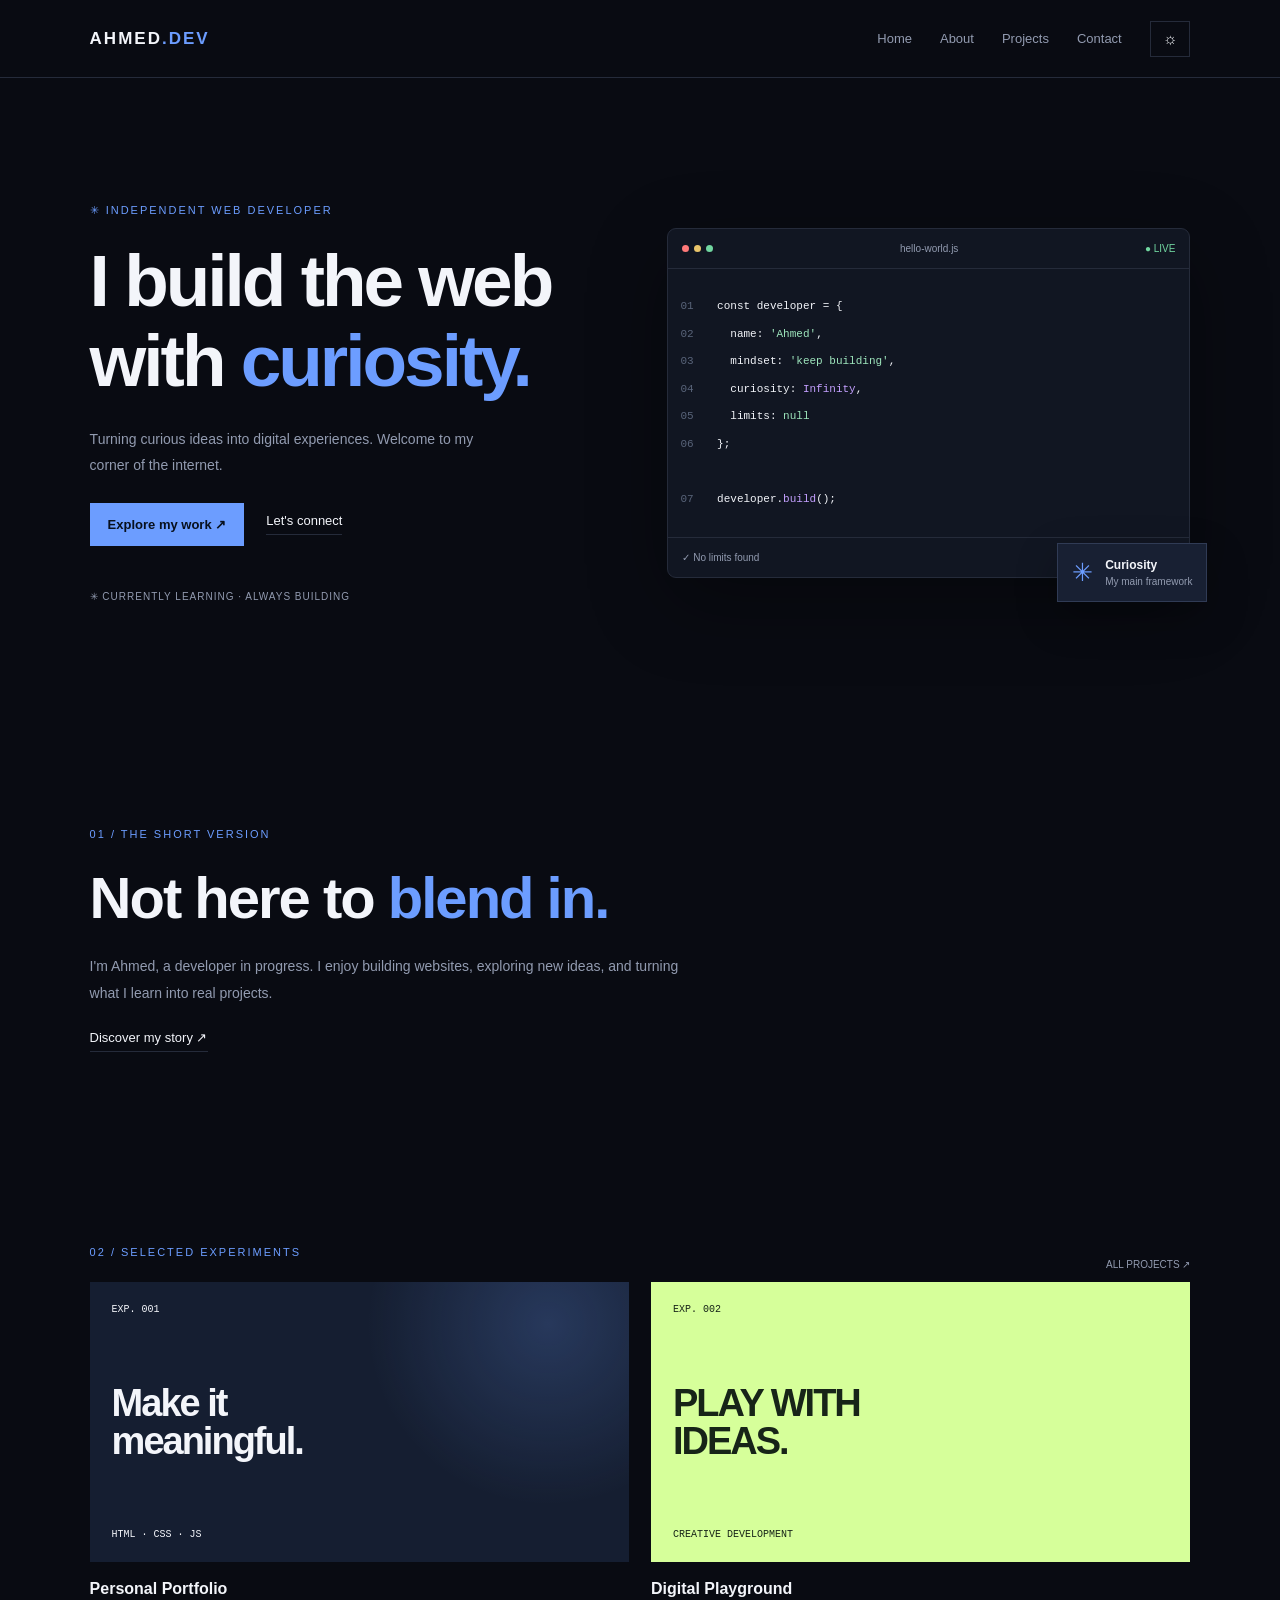
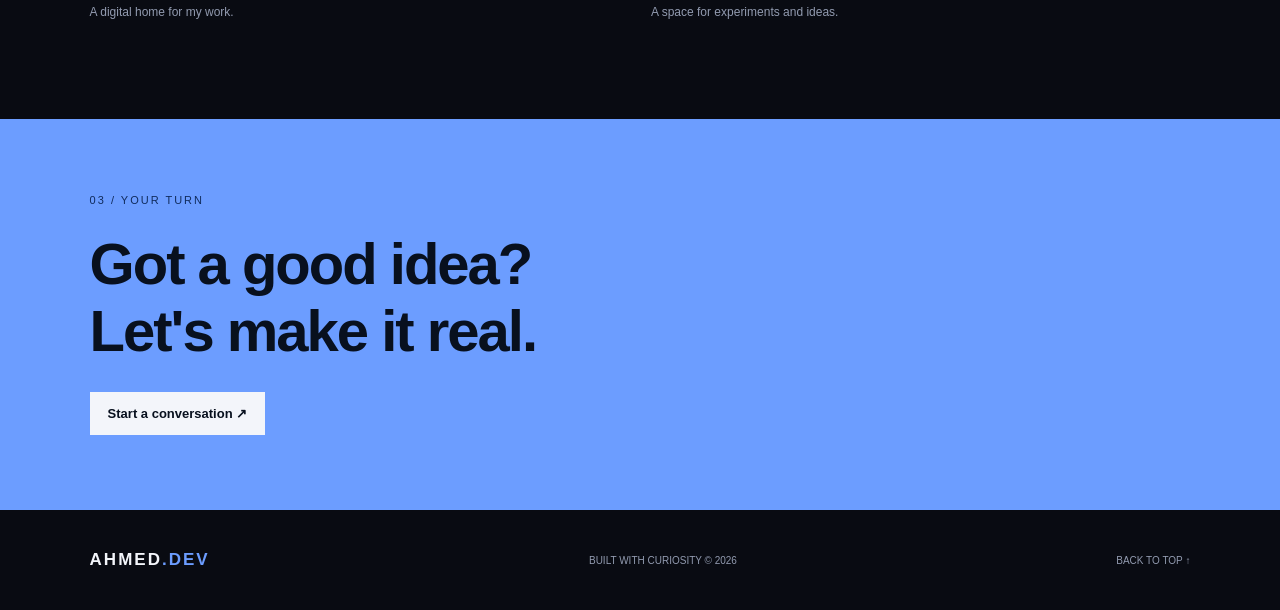
<file: index.html>
<!DOCTYPE html>
<html lang="en">
<head>
  <meta charset="UTF-8">
  <meta name="viewport" content="width=device-width, initial-scale=1.0">
  <title>AHMED.DEV | Digital Playground</title>
  <link rel="stylesheet" href="style.css">
  <script src="script.js" defer></script>
</head>
<body>

  <header class="navbar">
    <a href="index.html" class="logo">AHMED<span>.DEV</span></a>

    <button class="menu-btn" id="menuBtn">☰</button>

    <nav id="navLinks">
      <a href="index.html">Home</a>
      <a href="about.html">About</a>
      <a href="projects.html">Projects</a>
      <a href="contact.html">Contact</a>
      <button id="themeBtn" aria-label="Change theme">☼</button>
    </nav>
  </header>

  <main>
    <section class="hero">
      <div class="hero-content">
        <p class="eyebrow">✳ INDEPENDENT WEB DEVELOPER</p>

        <h1>
          I build the web<br>
          with <span>curiosity.</span>
        </h1>

        <p class="description">
          Turning curious ideas into digital experiences.
          Welcome to my corner of the internet.
        </p>

        <div class="buttons">
          <a href="projects.html" class="primary-btn">
            Explore my work ↗
          </a>

          <a href="contact.html" class="secondary-btn">
            Let's connect
          </a>
        </div>

        <p class="small-note">
          ✳ CURRENTLY LEARNING · ALWAYS BUILDING
        </p>
      </div>

      <div class="code-card">
        <div class="code-header">
          <div class="dots">
            <i></i><i></i><i></i>
          </div>
          <span>hello-world.js</span>
          <span class="live">● LIVE</span>
        </div>

        <div class="code">
          <p><span>01</span> const developer = {</p>
          <p><span>02</span> &nbsp; name: <b>'Ahmed'</b>,</p>
          <p><span>03</span> &nbsp; mindset: <b>'keep building'</b>,</p>
          <p><span>04</span> &nbsp; curiosity: <strong>Infinity</strong>,</p>
          <p><span>05</span> &nbsp; limits: <b>null</b></p>
          <p><span>06</span> };</p>
          <br>
          <p><span>07</span> developer.<strong>build</strong>();</p>
        </div>

        <div class="code-footer">
          <span>✓ No limits found</span>
          <span>JAVASCRIPT</span>
        </div>

        <div class="floating-label">
          <span>✳</span>
          <div>
            <b>Curiosity</b>
            <small>My main framework</small>
          </div>
        </div>
      </div>
    </section>

    <section class="intro">
      <p class="eyebrow">01 / THE SHORT VERSION</p>
      <h2>Not here to <span>blend in.</span></h2>

      <p>
        I'm Ahmed, a developer in progress.
        I enjoy building websites, exploring new ideas,
        and turning what I learn into real projects.
      </p>

      <a href="about.html" class="secondary-btn">
        Discover my story ↗
      </a>
    </section>

    <section class="featured">
      <div class="section-heading">
        <p class="eyebrow">02 / SELECTED EXPERIMENTS</p>
        <a href="projects.html">ALL PROJECTS ↗</a>
      </div>

      <div class="project-grid">
        <a href="projects.html" class="project-card">
          <div class="project-art art-one">
            <span>EXP. 001</span>
            <h3>Make it<br>meaningful.</h3>
            <small>HTML · CSS · JS</small>
          </div>
          <h3>Personal Portfolio</h3>
          <p>A digital home for my work.</p>
        </a>

        <a href="projects.html" class="project-card">
          <div class="project-art art-two">
            <span>EXP. 002</span>
            <h3>PLAY WITH<br>IDEAS.</h3>
            <small>CREATIVE DEVELOPMENT</small>
          </div>
          <h3>Digital Playground</h3>
          <p>A space for experiments and ideas.</p>
        </a>
      </div>
    </section>

    <section class="cta">
      <p class="eyebrow">03 / YOUR TURN</p>
      <h2>Got a good idea?<br>Let's make it real.</h2>
      <a href="contact.html" class="primary-btn">
        Start a conversation ↗
      </a>
    </section>
  </main>

  <footer>
    <a href="index.html" class="logo">AHMED<span>.DEV</span></a>
    <p>BUILT WITH CURIOSITY © <span id="year"></span></p>
    <button id="backTop">BACK TO TOP ↑</button>
  </footer>

</body>
</html>
</file>
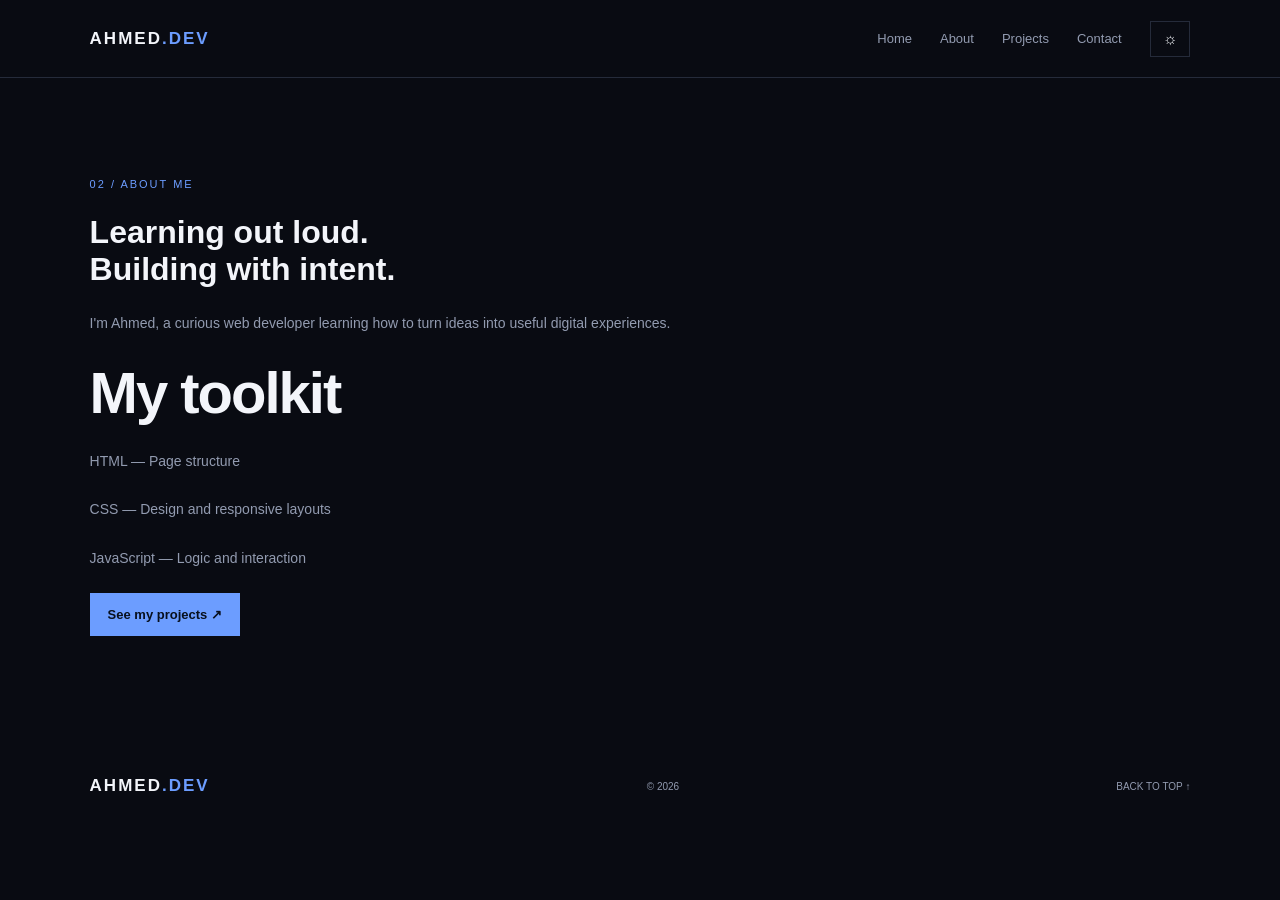
<file: about.html>
<!DOCTYPE html>
<html lang="en">
<head>
  <meta charset="UTF-8">
  <meta name="viewport" content="width=device-width, initial-scale=1.0">
  <title>About | Ahmed Dev</title>
  <link rel="stylesheet" href="style.css">
  <script src="script.js" defer></script>
</head>
<body>
  <header class="navbar">
    <a href="index.html" class="logo">AHMED<span>.DEV</span></a>
    <button class="menu-btn" id="menuBtn">☰</button>
    <nav id="navLinks">
      <a href="index.html">Home</a>
      <a href="about.html">About</a>
      <a href="projects.html">Projects</a>
      <a href="contact.html">Contact</a>
      <button id="themeBtn">☼</button>
    </nav>
  </header>

  <main class="intro">
    <p class="eyebrow">02 / ABOUT ME</p>
    <h1>Learning out loud.<br><span>Building with intent.</span></h1>
    <p>
      I'm Ahmed, a curious web developer learning how to
      turn ideas into useful digital experiences.
    </p>

    <h2>My toolkit</h2>
    <p>HTML — Page structure</p>
    <p>CSS — Design and responsive layouts</p>
    <p>JavaScript — Logic and interaction</p>

    <a href="projects.html" class="primary-btn">
      See my projects ↗
    </a>
  </main>

  <footer>
    <a href="index.html" class="logo">AHMED<span>.DEV</span></a>
    <p>© <span id="year"></span></p>
    <button id="backTop">BACK TO TOP ↑</button>
  </footer>
</body>
</html>
</file>
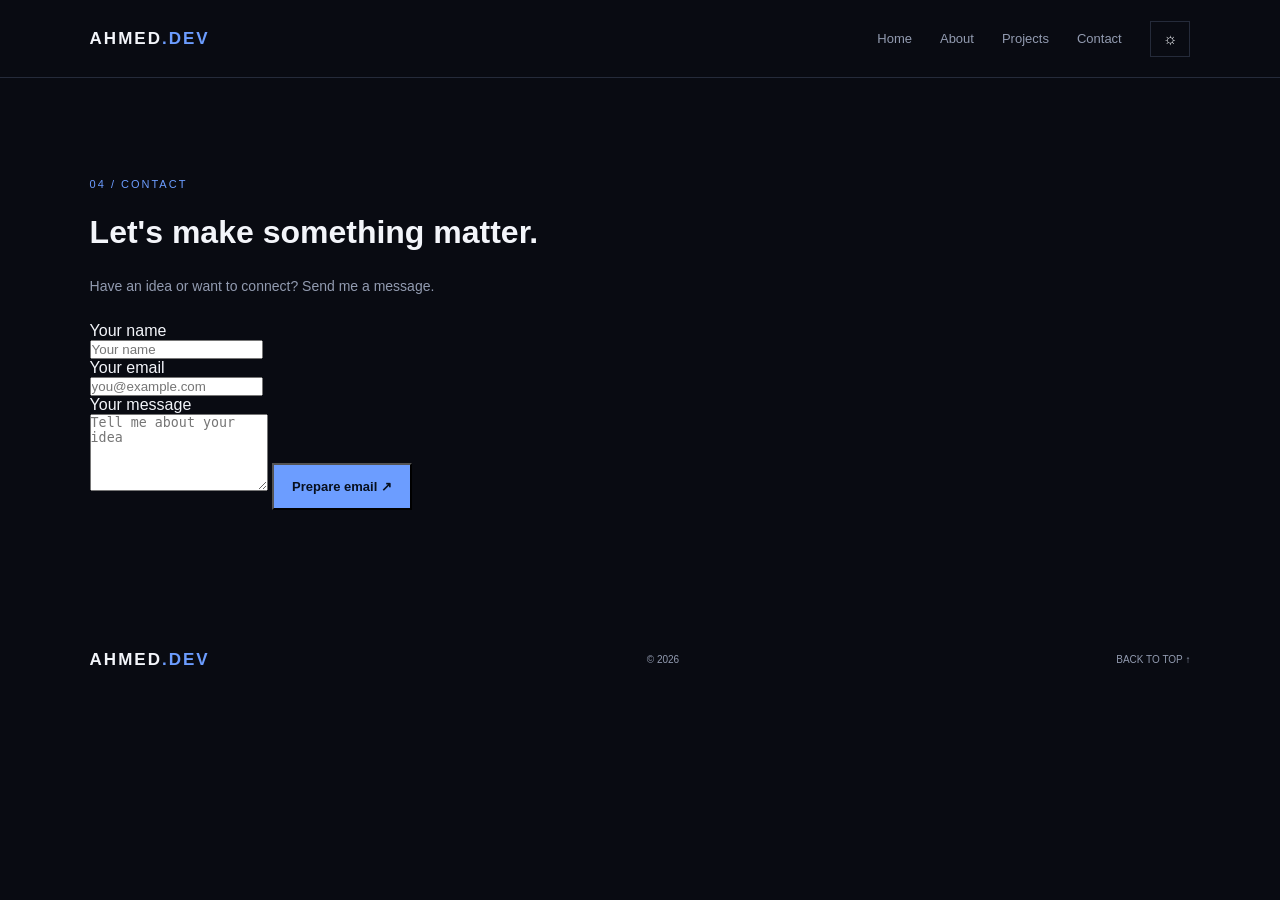
<file: contact.html>
<!DOCTYPE html>
<html lang="en">
<head>
  <meta charset="UTF-8">
  <meta name="viewport" content="width=device-width, initial-scale=1.0">
  <title>Contact | Ahmed Dev</title>
  <link rel="stylesheet" href="style.css">
  <script src="script.js" defer></script>
</head>
<body>
  <header class="navbar">
    <a href="index.html" class="logo">AHMED<span>.DEV</span></a>
    <button class="menu-btn" id="menuBtn">☰</button>
    <nav id="navLinks">
      <a href="index.html">Home</a>
      <a href="about.html">About</a>
      <a href="projects.html">Projects</a>
      <a href="contact.html">Contact</a>
      <button id="themeBtn">☼</button>
    </nav>
  </header>

  <main class="intro">
    <p class="eyebrow">04 / CONTACT</p>
    <h1>Let's make something <span>matter.</span></h1>
    <p>Have an idea or want to connect? Send me a message.</p>

    <form id="contactForm">
      <p><label for="name">Your name</label></p>
      <input id="name" required placeholder="Your name">

      <p><label for="email">Your email</label></p>
      <input id="email" type="email" required placeholder="you@example.com">

      <p><label for="message">Your message</label></p>
      <textarea id="message" rows="5" required
        placeholder="Tell me about your idea"></textarea>

      <button class="primary-btn" type="submit">
        Prepare email ↗
      </button>
    </form>
  </main>

  <footer>
    <a href="index.html" class="logo">AHMED<span>.DEV</span></a>
    <p>© <span id="year"></span></p>
    <button id="backTop">BACK TO TOP ↑</button>
  </footer>

  <script>
    document.querySelector("#contactForm")
      .addEventListener("submit", function(event) {
        event.preventDefault();

        const name = document.querySelector("#name").value;
        const email = document.querySelector("#email").value;
        const message = document.querySelector("#message").value;

        const subject = encodeURIComponent("Portfolio message from " + name);
        const body = encodeURIComponent(
          "Name: " + name +
          "\\nEmail: " + email +
          "\\n\\n" + message
        );

        // Replace with your real email address.
        window.location.href =
          "mailto:hello@example.com?subject=" +
          subject + "&body=" + body;
      });
  </script>
</body>
</html>
</file>
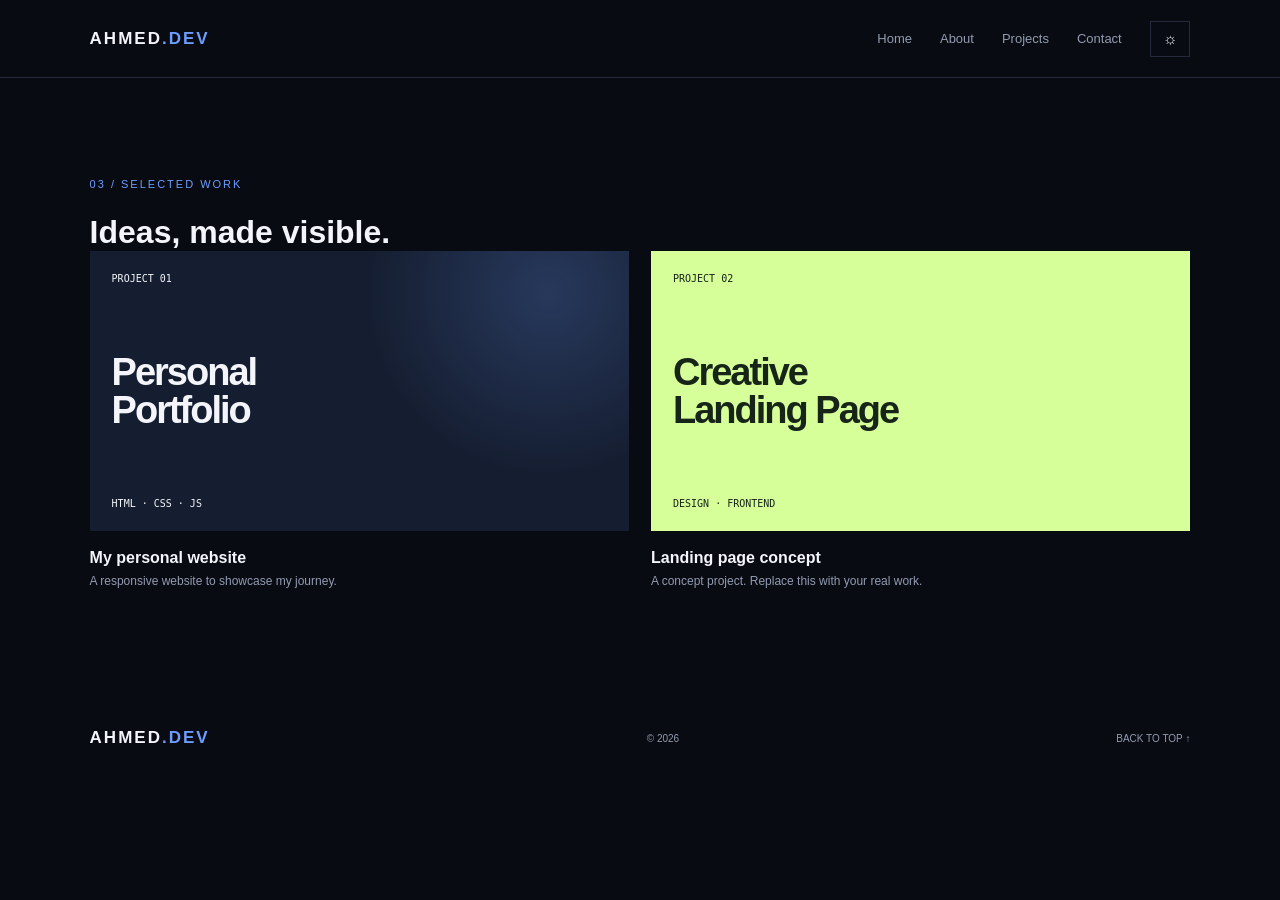
<file: projects.html>
<!DOCTYPE html>
<html lang="en">
<head>
  <meta charset="UTF-8">
  <meta name="viewport" content="width=device-width, initial-scale=1.0">
  <title>Projects | Ahmed Dev</title>
  <link rel="stylesheet" href="style.css">
  <script src="script.js" defer></script>
</head>
<body>
  <header class="navbar">
    <a href="index.html" class="logo">AHMED<span>.DEV</span></a>
    <button class="menu-btn" id="menuBtn">☰</button>
    <nav id="navLinks">
      <a href="index.html">Home</a>
      <a href="about.html">About</a>
      <a href="projects.html">Projects</a>
      <a href="contact.html">Contact</a>
      <button id="themeBtn">☼</button>
    </nav>
  </header>

  <main class="featured">
    <p class="eyebrow">03 / SELECTED WORK</p>
    <h1>Ideas, made visible<span>.</span></h1>

    <div class="project-grid">
      <a class="project-card" href="index.html">
        <div class="project-art art-one">
          <span>PROJECT 01</span>
          <h3>Personal<br>Portfolio</h3>
          <small>HTML · CSS · JS</small>
        </div>
        <h3>My personal website</h3>
        <p>A responsive website to showcase my journey.</p>
      </a>

      <a class="project-card" href="#">
        <div class="project-art art-two">
          <span>PROJECT 02</span>
          <h3>Creative<br>Landing Page</h3>
          <small>DESIGN · FRONTEND</small>
        </div>
        <h3>Landing page concept</h3>
        <p>A concept project. Replace this with your real work.</p>
      </a>
    </div>
  </main>

  <footer>
    <a href="index.html" class="logo">AHMED<span>.DEV</span></a>
    <p>© <span id="year"></span></p>
    <button id="backTop">BACK TO TOP ↑</button>
  </footer>
</body>
</html>
</file>
<file: style.css>
:root {
  --bg: #090b12;
  --panel: #111622;
  --text: #f3f5fa;
  --muted: #929bb0;
  --blue: #6c9dff;
  --line: #252b3a;
}

* {
  margin: 0;
  padding: 0;
  box-sizing: border-box;
}

html {
  scroll-behavior: smooth;
}

body {
  background: var(--bg);
  color: var(--text);
  font-family: Arial, sans-serif;
  transition: background .3s, color .3s;
}

a {
  text-decoration: none;
  color: inherit;
}

button {
  font: inherit;
  cursor: pointer;
}

.navbar {
  min-height: 78px;
  padding: 20px 7%;
  display: flex;
  justify-content: space-between;
  align-items: center;
  border-bottom: 1px solid var(--line);
  position: sticky;
  top: 0;
  z-index: 10;
  background: var(--bg);
}

.logo {
  font-size: 17px;
  font-weight: 800;
  letter-spacing: 2px;
}

.logo span,
.hero h1 span,
.intro h2 span {
  color: var(--blue);
}

nav {
  display: flex;
  align-items: center;
  gap: 28px;
}

nav a {
  font-size: 13px;
  color: var(--muted);
  transition: color .2s;
}

nav a:hover {
  color: var(--blue);
}

#themeBtn,
.menu-btn {
  background: transparent;
  border: 1px solid var(--line);
  color: var(--text);
  padding: 8px 12px;
}

.menu-btn {
  display: none;
}

.hero {
  width: 86%;
  max-width: 1150px;
  min-height: 650px;
  margin: auto;
  display: grid;
  grid-template-columns: 1fr 1fr;
  align-items: center;
  gap: 55px;
  padding: 70px 0;
}

.eyebrow {
  color: var(--blue);
  font-size: 11px;
  letter-spacing: 2px;
  margin-bottom: 24px;
}

.hero h1 {
  font-size: clamp(42px, 5.7vw, 76px);
  line-height: 1.1;
  letter-spacing: -3px;
}

.description {
  color: var(--muted);
  line-height: 1.9;
  font-size: 14px;
  max-width: 420px;
  margin: 24px 0;
}

.buttons {
  display: flex;
  align-items: center;
  flex-wrap: wrap;
  gap: 22px;
}

.primary-btn {
  display: inline-block;
  padding: 14px 18px;
  background: var(--blue);
  color: #08101e;
  font-size: 13px;
  font-weight: bold;
  transition: transform .2s, box-shadow .2s;
}

.primary-btn:hover {
  transform: translateY(-3px);
  box-shadow: 0 10px 35px #6c9dff35;
}

.secondary-btn {
  font-size: 13px;
  border-bottom: 1px solid var(--line);
  padding-bottom: 6px;
}

.small-note {
  margin-top: 45px;
  font-size: 10px;
  color: var(--muted);
  letter-spacing: 1px;
}

.code-card {
  position: relative;
  background: var(--panel);
  border: 1px solid var(--line);
  border-radius: 9px;
  box-shadow: 0 25px 80px #0005;
  transition: transform .3s;
}

.code-card:hover {
  transform: translateY(-5px) rotate(-1deg);
}

.code-header,
.code-footer {
  display: flex;
  justify-content: space-between;
  align-items: center;
  padding: 14px;
  color: var(--muted);
  font-size: 10px;
  border-bottom: 1px solid var(--line);
}

.dots {
  display: flex;
  gap: 5px;
}

.dots i {
  width: 7px;
  height: 7px;
  border-radius: 50%;
  background: #ff7979;
}

.dots i:nth-child(2) {
  background: #e9c46a;
}

.dots i:nth-child(3) {
  background: #71d6a0;
}

.live {
  color: #71d6a0;
}

.code {
  padding: 24px 12px;
  overflow-x: auto;
  font: 11px/2.5 monospace;
}

.code p {
  white-space: nowrap;
}

.code p span {
  color: #59647a;
  display: inline-block;
  width: 30px;
}

.code b {
  color: #9ee6bd;
  font-weight: normal;
}

.code strong {
  color: #c4a0ff;
  font-weight: normal;
}

.code-footer {
  border-top: 1px solid var(--line);
  border-bottom: none;
}

.floating-label {
  position: absolute;
  right: -18px;
  bottom: -25px;
  display: flex;
  gap: 12px;
  align-items: center;
  padding: 14px;
  background: #182033;
  border: 1px solid #303b55;
  box-shadow: 0 15px 40px #0004;
  animation: float 4s ease-in-out infinite;
}

.floating-label > span {
  color: var(--blue);
  font-size: 25px;
}

.floating-label b,
.floating-label small {
  display: block;
}

.floating-label b {
  font-size: 12px;
}

.floating-label small {
  color: var(--muted);
  font-size: 10px;
  margin-top: 4px;
}

.intro,
.featured {
  max-width: 1150px;
  width: 86%;
  margin: auto;
  padding: 100px 0;
}

.intro h2,
.cta h2 {
  font-size: clamp(35px, 5vw, 58px);
  letter-spacing: -2px;
}

.intro > p:not(.eyebrow) {
  color: var(--muted);
  max-width: 600px;
  line-height: 1.9;
  margin: 22px 0;
  font-size: 14px;
}

.section-heading {
  display: flex;
  justify-content: space-between;
  align-items: center;
  gap: 15px;
}

.section-heading a {
  color: var(--muted);
  font-size: 10px;
}

.project-grid {
  display: grid;
  grid-template-columns: 1fr 1fr;
  gap: 22px;
}

.project-card {
  display: block;
}

.project-art {
  min-height: 280px;
  padding: 22px;
  display: flex;
  flex-direction: column;
  justify-content: space-between;
  transition: transform .3s;
  overflow: hidden;
}

.project-card:hover .project-art {
  transform: translateY(-5px);
}

.project-art span,
.project-art small {
  font: 10px monospace;
}

.project-art h3 {
  font-size: 38px;
  line-height: 1;
  letter-spacing: -2px;
}

.art-one {
  background:
    radial-gradient(circle at 85% 15%, #6c9dff35, transparent 35%),
    #151e31;
  color: #f3f5fa;
}

.art-two {
  background: #d6ff9a;
  color: #172418;
}

.project-card > h3 {
  font-size: 16px;
  margin-top: 18px;
}

.project-card > p {
  color: var(--muted);
  font-size: 12px;
  margin-top: 7px;
}

.cta {
  padding: 75px 7%;
  background: #6c9dff;
  color: #08101e;
}

.cta .eyebrow {
  color: #102b5c;
}

.cta h2 {
  margin-bottom: 28px;
}

.cta .primary-btn {
  background: #f3f5fa;
}

footer {
  min-height: 100px;
  padding: 25px 7%;
  display: flex;
  justify-content: space-between;
  align-items: center;
  flex-wrap: wrap;
  gap: 18px;
}

footer p,
#backTop {
  font-size: 10px;
  color: var(--muted);
}

#backTop {
  border: none;
  background: transparent;
}

/* Light mode */
body.light-theme {
  --bg: #f3f4f7;
  --panel: #fff;
  --text: #101522;
  --muted: #626d82;
  --line: #dce1eb;
  --blue: #376de0;
}

body.light-theme .floating-label {
  background: #fff;
  border-color: var(--line);
}

@keyframes float {
  0%, 100% { transform: translateY(0); }
  50% { transform: translateY(-9px); }
}

/* Tablet and phone */
@media (max-width: 760px) {
  .navbar {
    min-height: 68px;
    padding: 15px 6%;
  }

  .menu-btn {
    display: block;
  }

  nav {
    position: absolute;
    top: 67px;
    left: 0;
    right: 0;
    padding: 20px 6%;
    background: var(--bg);
    border-bottom: 1px solid var(--line);
    display: none;
    flex-direction: column;
    align-items: stretch;
    gap: 0;
  }

  nav.open {
    display: flex;
  }

  nav a {
    padding: 14px 0;
    border-bottom: 1px solid var(--line);
  }

  #themeBtn {
    margin-top: 15px;
  }

  .hero {
    grid-template-columns: 1fr;
    gap: 65px;
    padding: 65px 0;
  }

  .hero h1 {
    font-size: clamp(43px, 11vw, 65px);
  }

  .code-card {
    width: 95%;
    margin-bottom: 15px;
  }

  .intro,
  .featured {
    padding: 65px 0;
  }

  .project-grid {
    grid-template-columns: 1fr;
    gap: 30px;
  }

  .project-art {
    min-height: 240px;
  }

  footer {
    justify-content: center;
    text-align: center;
  }

  footer > * {
    width: 100%;
  }
}

@media (prefers-reduced-motion: reduce) {
  *, *::before, *::after {
    animation: none !important;
    scroll-behavior: auto !important;
    transition: none !important;
  }
</file>
